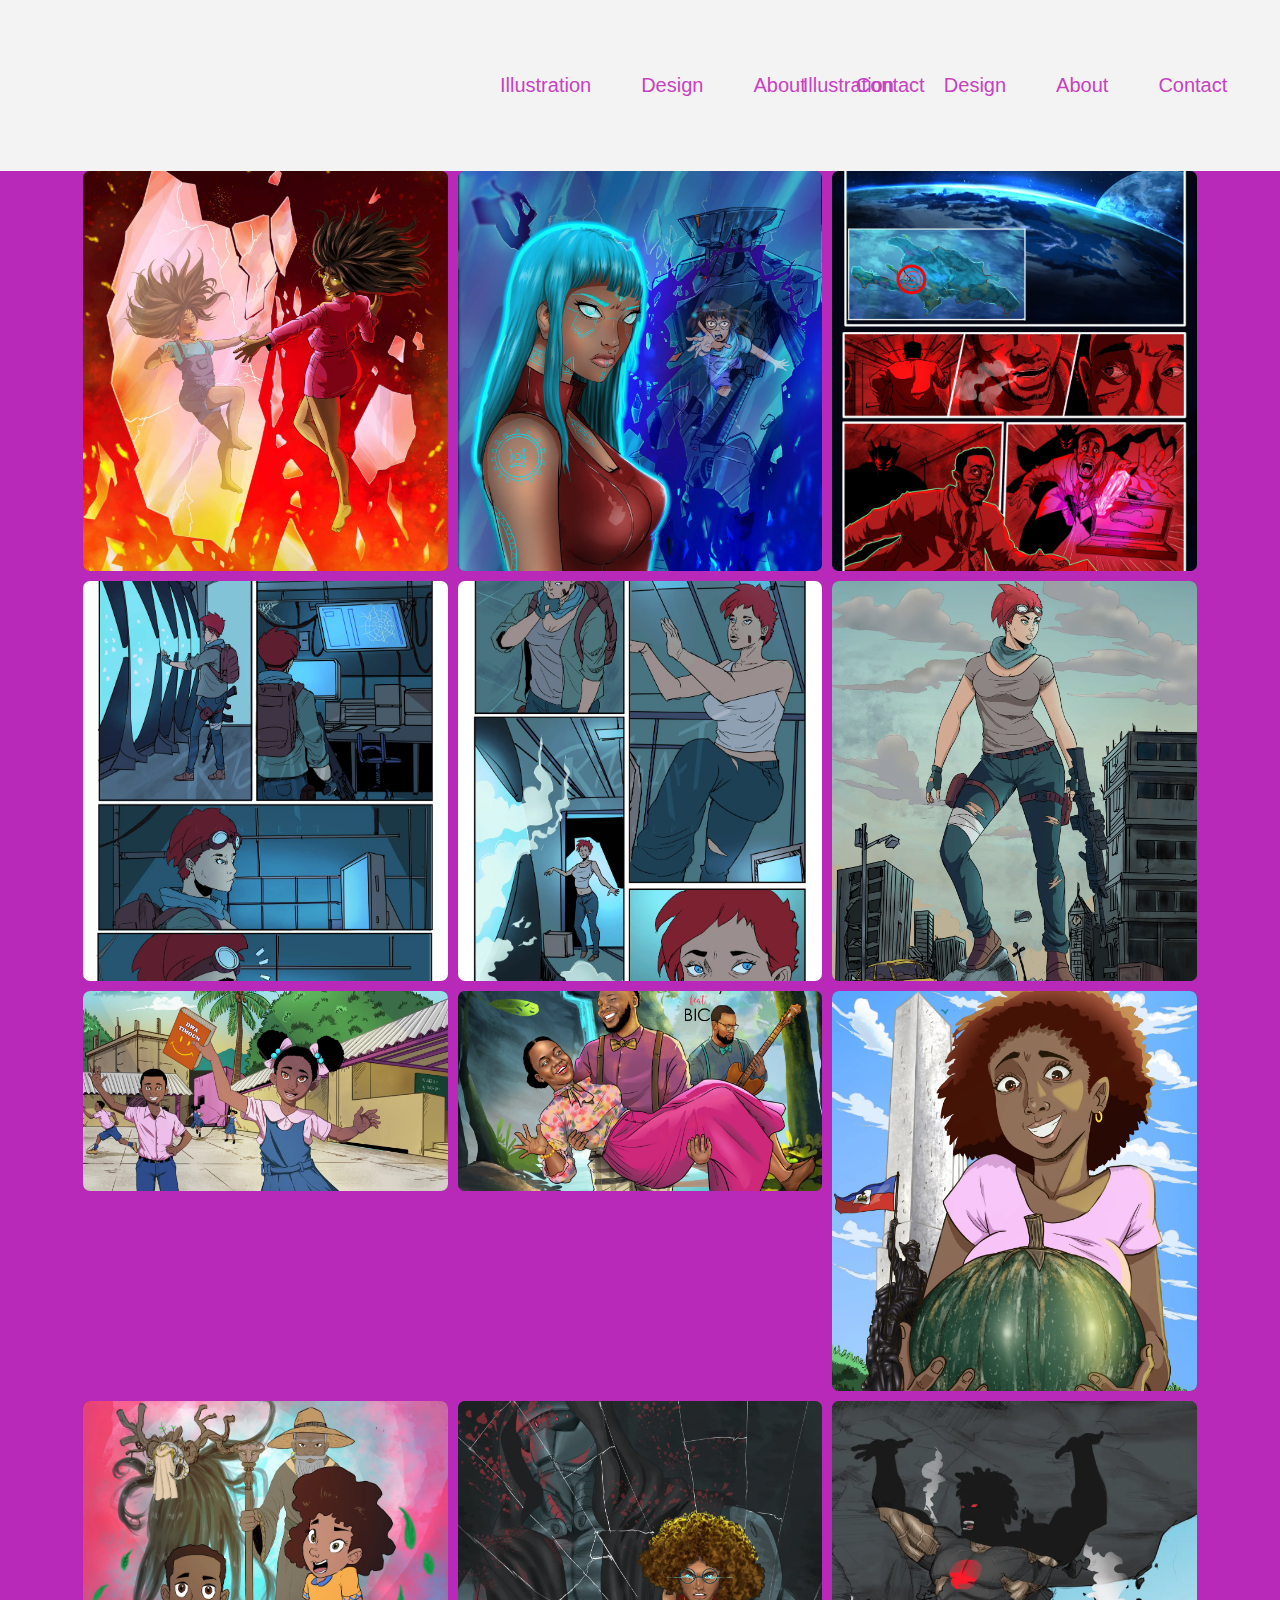
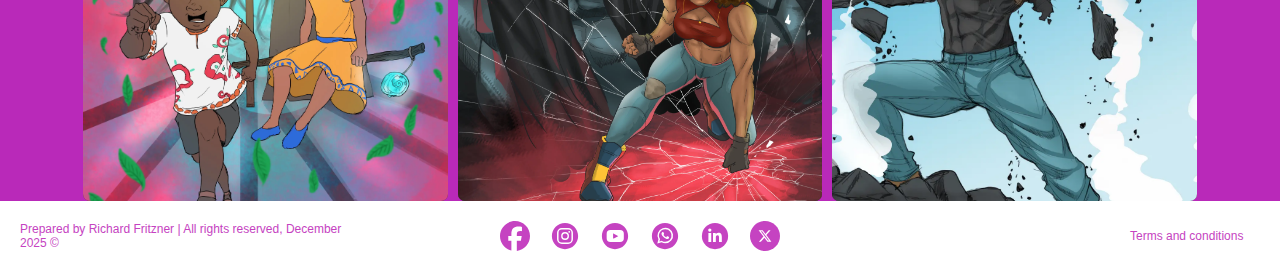
<file: index.html>
<!DOCTYPE html>
<html lang="en">
    <head>
        <meta charset="utf-8">
        <meta name="viewport" content="width=device-width, initial-scale=1.0">
        <meta name="author" content="Richard Fritzner">
        <link rel="icon" href="assets/icon/favicon_io/favicon.ico" type="image/x-icon">
        <title>Port-folio | Ritchart concept</title>
        <link rel="stylesheet" href="css/styles-practice.css">
    </head>

    <body>
        <header>
            <nav class="main-head">
                
                <ul class="sidebar">
                    <li onclick=hideSidebar()><a href="#"><img id="logo" src="assets/icon/close_icon.svg" alt="" width="26" height="26"></a></li>
                    <li><a href="index.html">Illustration</a></li>
                    <li><a href="design.html">Design</a></li>
                    <li><a href="about.html">About</a></li>
                    <li><a href="contact.html">Contact</a></li>
                </ul>
                
                <a href="index.html"><img id="logo" src="image/vector_ritchart_v_01.png" alt="logo ritchart concept" width="1500" height="1500"></a>
                <ul class="nav-links">
                    <li class="hideonmobile"><a href="index.html">Illustration</a></li>
                    <li class="hideonmobile"><a href="design.html">Design</a></li>
                    <li class="hideonmobile"><a href="about.html">About</a></li>
                    <li class="hideonmobile"><a href="contact.html">Contact</a></li>
                    <li onclick=showSidebar()><a href="#"><img src="assets/icon/menu_icon.svg" width="26" height="26"></a></li>
                </ul>
            </nav>

            <script>
                function showSidebar(){
                    const sidebar = document.querySelector('.sidebar')
                    sidebar.style.display = 'flex'
                }
                function hideSidebar(){
                    const sidebar = document.querySelector('.sidebar')
                    sidebar.style.display = 'none'
                }
            </script>

        </header>

        <!-- Those box to add images -->
         <main class="container">
            <div class="box"><a href="image/illustration/Illustration1_Bohio_generation.webp" target="_blank"><img src="image/illustration/Illustration1_Bohio_generation.webp" alt="Illustration of cover manga Bohio-generation"></a></div>
            <div class="box"><a href="image/illustration/new_illustration_cover.webp" target="_blank"><img src="image/illustration/new_illustration_cover.webp" alt=""></a></div>
            <div class="box"><a href="image/illustration/Page_01.webp" target="_blank"><img src="image/illustration/Page_01.webp" alt="page de bd"></a></div>
            <div class="box"><a href="image/illustration/page_2.webp" target="_blank"><img src="image/illustration/page_2.webp" alt=""></a></div>
            <div class="box"><a href="image/illustration/page_5.webp" target="_blank"><img src="image/illustration/page_5.webp" alt=""></a></div>
            <div class="box"><a href="image/illustration/Design-Cover-3.webp" target="_blank"><img src="image/illustration/Design-Cover-3.webp" alt=""></a></div>
            <div class="box"><a href="image/illustration/cover_illustration_copy.webp" target="_blank"><img src="image/illustration/cover_illustration_copy.webp" alt=""></a></div>
            <div class="box"><a href="image/illustration/cover-copy.webp" target="_blank"><img src="image/illustration/cover-copy.webp" alt=""></a></div>
            <div class="box"><a href="image/illustration/Illustration_cover.webp" target="_blank"><img src="image/illustration/Illustration_cover.webp" alt=""></a></div>
            <div class="box"><a href="image/illustration/cover_finale.webp" target="_blank"><img src="image/illustration/cover_finale.webp" alt=""></a></div>
            <div class="box"><a href="image/illustration/sketching_cover1.webp" target="_blank"><img src="image/illustration/sketching_cover1.webp" alt=""></a></div>
            <div class="box"><a href="image/illustration/illustration-2NFT.webp" target="_blank"><img src="image/illustration/illustration-2NFT.webp" alt=""></a></div>
        
         </main>

    </body>

    <footer class="footer">
        <div class="copy-right">
            <p>Prepared by Richard Fritzner | All rights reserved, December 2025 ©</p>
        </div>
        <div class="social-icon">
            <ul>
            <li class="social1"><a href="https://www.facebook.com/ritchartconcept/" target="_blank"><img src="assets/icon/facebook-app-round-icon-01.svg" alt="facebook link"></a></li>
            <li class="social2"><a href="https://www.instagram.com/ritchart_concept/" target="_blank"><img src="assets/icon/Icon_social_media-01-01.svg" alt="instagram link"></a></li>
            <li class="social3"><a href="https://www.youtube.com/@RitchartConcept" target="_blank"><img src="assets/icon/Icon_social_media-02-01.svg" alt="youtube link"></a></li>
            <li class="social4"><a href="https://l.instagram.com/?u=https%3A%2F%2Fwa.me%2Fp%2F10053080341402757%2F50938604335%3Futm_source%3Dig%26utm_medium%3Dsocial%26utm_content%3Dlink_in_bio%26fbclid%3DPAZXh0bgNhZW0CMTEAc3J0YwZhcHBfaWQMMjU2MjgxMDQwNTU4AAGnF4K-5z5C5Ov--YP4naWI-r93kCUs3jfWwd117VGx9PGat9uRyoYCDfpWOJ0_aem_jXvA80i02o4KH3gPbxixDg&e=AT3O3wPA0zs_zD0a6k2ICKzlyYYtsTpgqHjKY9ZrEhM_XFSKLW0FqYLm_hJOO0j-zcWuAeLZIrigyTPmkPTIUvqZhxp2Rsgz1k49cn9uJQ" target="_blank"><img src="assets/icon/Icon_social_media-03-01.svg" alt="whatsapp link"></a></li>
            <li class="social5"><a href="https://l.instagram.com/?u=http%3A%2F%2Fwww.linkedin.com%2Fin%2Ffritzner-richard-b9940a197%2F%3Futm_source%3Dig%26utm_medium%3Dsocial%26utm_content%3Dlink_in_bio%26fbclid%3DPAZXh0bgNhZW0CMTEAc3J0YwZhcHBfaWQMMjU2MjgxMDQwNTU4AAGn9vQfU3Z_c2_MvI5Zb9Zd6SlM5tQXC_ZSFflYeTVYODUrNHJ_jVp-NpdMnns_aem_hq4gXIqM-cRXtb3Adwvodg&e=AT3dlOJ5HM6Ht7zIV9OWeUNo_mpT265DhUrzwcYZ1iUw9MirazlXgH2CwB27yGZv_yBaZDFkANtqLIlWB5nPTyqRur6AvIRAKe5BIC9dfw" target="_blank"><img src="assets/icon/Icon_social_media-04-01.svg" alt="linkedin link"></a></li>
            <li class="social6"><a href="https://x.com/FritznerRichard" target="_blank"><img src="assets/icon/x-social-media-round-icon-01.svg" alt="twitter-x link"></a></li>
            </ul>
        </div>
        <div class="terms">
            <a href="terms-and-conditions.html"><p>Terms and conditions</p></a>
        </div>
    </footer>
</html>
</file>
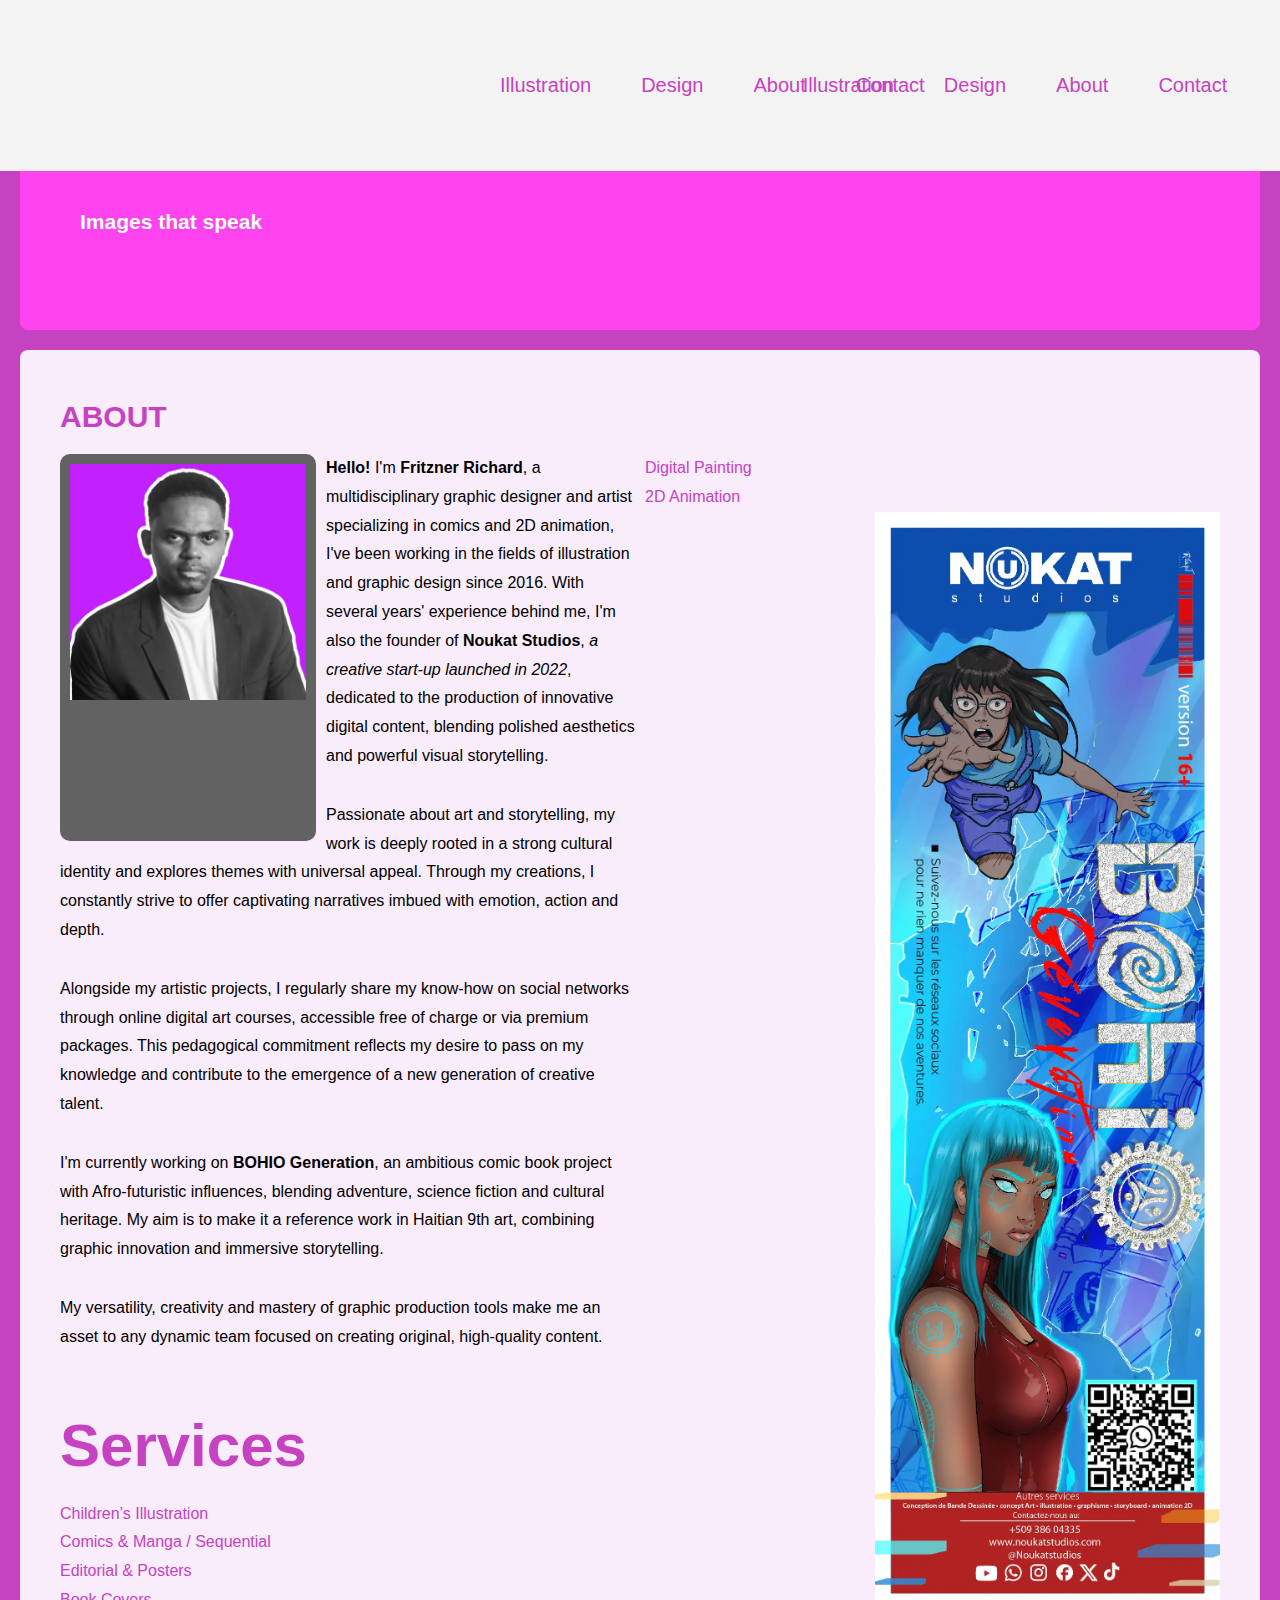
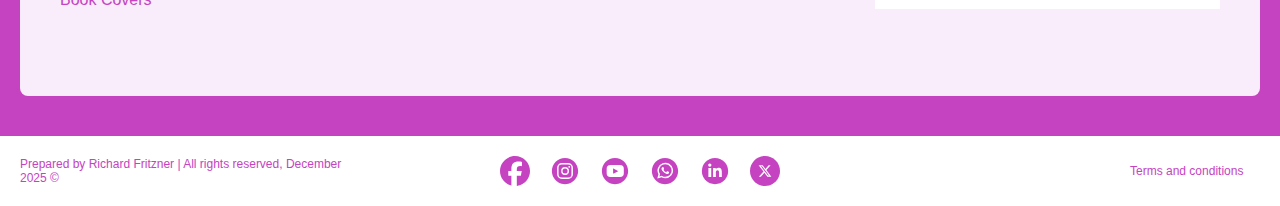
<file: about.html>
<!DOCTYPE html>
<html lang="en">
    <head>
        <meta charset="utf-8">
        <meta name="viewport" content="width=device-width, initial-scale=0.1">
        <meta name="author" content="Richard Fritzner">
        <link rel="icon" href="assets/icon/favicon_io/favicon.ico" type="image/x-icon">
        <title>About</title>
        <link rel="stylesheet" href="css/about.css">
    </head>

    <body>
        <header>
            <nav class="main-head">
                
                <ul class="sidebar">
                    <li onclick=hidesidebar()><a href="#"><img id="logo" src="assets/icon/close_icon.svg" alt="" width="26" height="26"></a></li>
                    <li><a href="index.html">Illustration</a></li>
                    <li><a href="design.html">Design</a></li>
                    <li><a href="about.html">About</a></li>
                    <li><a href="contact.html">Contact</a></li>
                </ul>
                
                <a href="index.html"><img id="logo" src="image/vector_ritchart_v_01.png" alt="logo ritchart concept" width="1500" height="1500"></a>
                <ul class="nav-links">
                    <li class="hideonmobile"><a href="index.html">Illustration</a></li>
                    <li class="hideonmobile"><a href="design.html">Design</a></li>
                    <li class="hideonmobile"><a href="about.html">About</a></li>
                    <li class="hideonmobile"><a href="contact.html">Contact</a></li>
                    <li onclick=showSidebar()><a href="#"><img src="assets/icon/menu_icon.svg" width="26" height="26"></a></li>
                </ul>
            </nav>

            <script>
                function showSidebar(){
                    const sidebar = document.querySelector('.sidebar')
                    sidebar.style.display = 'flex'
                }
                function hidesidebar(){
                    const sidebar = document.querySelector('.sidebar')
                    sidebar.style.display = 'none'
                }
            </script>

        </header>

        <main class="about-page">

            <div class="box">Images that speak</div>
            

          <article class="about-article">
            <header class="about-header">
                <h1>ABOUT</h1>
            </header>
            
            <section class="columns">
            <div class="block left"><img src="image/My_pic_2.jpg" alt="my picture" width="4000" height="4000"></div>
            <section>
                <p><strong>Hello!</strong> I'm <strong>Fritzner Richard</strong>, a multidisciplinary graphic designer and artist specializing in comics and 2D animation, 
                    I've been working in the fields of illustration and graphic design since 2016. With several years' 
                    experience behind me, I'm also the founder of <strong>Noukat Studios</strong>, <em>a creative start-up launched in 2022</em>, 
                    dedicated to the production of innovative digital content, 
                    blending polished aesthetics and powerful visual storytelling.</p>
            </section>

            <section>
                <p>Passionate about art and storytelling, my work is deeply rooted in a strong cultural identity 
                    and explores themes with universal appeal. Through my creations, 
                    I constantly strive to offer captivating narratives imbued with emotion, action and depth.</p>
            </section>

            <section>
                <p>Alongside my artistic projects, I regularly share my know-how on social 
                    networks through online digital art courses, accessible free of charge or via premium packages. 
                    This pedagogical commitment reflects my desire to pass on my knowledge 
                    and contribute to the emergence of a new generation of creative talent.</p>
            </section>

            <section>
                <p>I'm currently working on <strong>BOHIO Generation</strong>, 
                    an ambitious comic book project with Afro-futuristic influences, 
                    blending adventure, science fiction and cultural heritage. 
                    My aim is to make it a reference work in Haitian 9th art, 
                    combining graphic innovation and immersive storytelling.</p>
            </section>

            <section>
                <p>My versatility, creativity and mastery of 
                    graphic production tools make me an 
                    asset to any dynamic team focused on creating original, 
                    high-quality content.</p>
            </section>

            <section class="services">
                <h1>Services</h1>
                <p>Children’s Illustration</p>
                <p>Comics & Manga / Sequential</p>
                <p>Editorial & Posters</p>
                <p>Book Covers</p>
                <p>Digital Painting</p>
                <p>2D Animation</p>

                <section>
                    <div class="image right"><img src="image/design/Ticket_promo-01.webp" alt="ticket promot"></div>
                    <p></p>
                </section>

              </section>
            </section>

              
          </article>
        </main>
    </body>
    
    <footer class="footer">
        <div class="copy-right">
            <p>Prepared by Richard Fritzner | All rights reserved, December 2025 ©</p>
        </div>
        <div class="social-icon">
            <ul>
            <li class="social1"><a href="https://www.facebook.com/ritchartconcept/" target="_blank"><img src="assets/icon/facebook-app-round-icon-01.svg" alt="facebook link"></a></li>
            <li class="social2"><a href="https://www.instagram.com/ritchart_concept/" target="_blank"><img src="assets/icon/Icon_social_media-01-01.svg" alt="instagram link"></a></li>
            <li class="social3"><a href="https://www.youtube.com/@RitchartConcept" target="_blank"><img src="assets/icon/Icon_social_media-02-01.svg" alt="youtube link"></a></li>
            <li class="social4"><a href="https://l.instagram.com/?u=https%3A%2F%2Fwa.me%2Fp%2F10053080341402757%2F50938604335%3Futm_source%3Dig%26utm_medium%3Dsocial%26utm_content%3Dlink_in_bio%26fbclid%3DPAZXh0bgNhZW0CMTEAc3J0YwZhcHBfaWQMMjU2MjgxMDQwNTU4AAGnF4K-5z5C5Ov--YP4naWI-r93kCUs3jfWwd117VGx9PGat9uRyoYCDfpWOJ0_aem_jXvA80i02o4KH3gPbxixDg&e=AT3O3wPA0zs_zD0a6k2ICKzlyYYtsTpgqHjKY9ZrEhM_XFSKLW0FqYLm_hJOO0j-zcWuAeLZIrigyTPmkPTIUvqZhxp2Rsgz1k49cn9uJQ" target="_blank"><img src="assets/icon/Icon_social_media-03-01.svg" alt="whatsapp link"></a></li>
            <li class="social5"><a href="https://l.instagram.com/?u=http%3A%2F%2Fwww.linkedin.com%2Fin%2Ffritzner-richard-b9940a197%2F%3Futm_source%3Dig%26utm_medium%3Dsocial%26utm_content%3Dlink_in_bio%26fbclid%3DPAZXh0bgNhZW0CMTEAc3J0YwZhcHBfaWQMMjU2MjgxMDQwNTU4AAGn9vQfU3Z_c2_MvI5Zb9Zd6SlM5tQXC_ZSFflYeTVYODUrNHJ_jVp-NpdMnns_aem_hq4gXIqM-cRXtb3Adwvodg&e=AT3dlOJ5HM6Ht7zIV9OWeUNo_mpT265DhUrzwcYZ1iUw9MirazlXgH2CwB27yGZv_yBaZDFkANtqLIlWB5nPTyqRur6AvIRAKe5BIC9dfw" target="_blank"><img src="assets/icon/Icon_social_media-04-01.svg" alt="linkedin link"></a></li>
            <li class="social6"><a href="https://x.com/FritznerRichard" target="_blank"><img src="assets/icon/x-social-media-round-icon-01.svg" alt="twitter-x link"></a></li>
            </ul>
        </div>
        <div class="terms">
            <a href="terms-and-conditions.html"><p>Terms and conditions</p></a>
        </div>
    </footer>
</html>
</file>
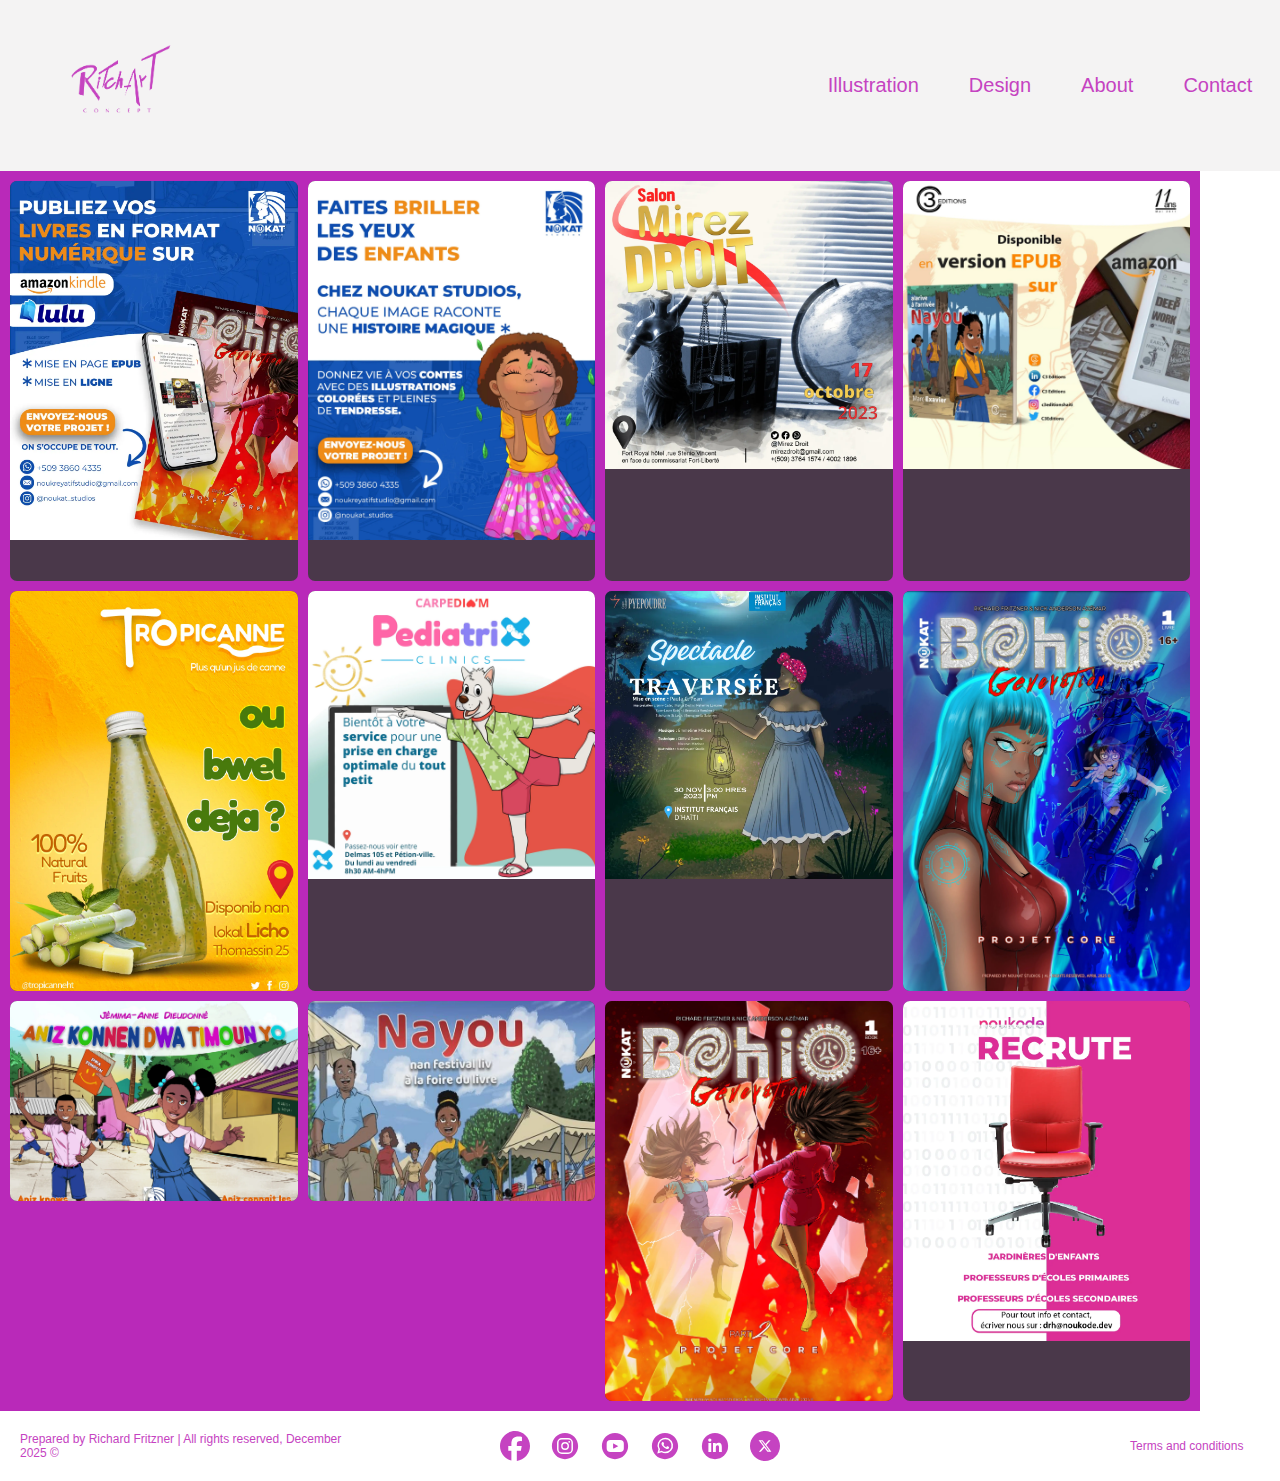
<file: design.html>
<!DOCTYPE html>
<html lang="fr">
    <head>
        <meta charset="utf-8">
        <meta name="viewport" content="width=device-width, initial-scale=1.0">
        <meta name="author" content="Richard Fritzner">
        <link rel="icon" href="assets/icon/favicon_io/favicon.ico" type="image/x-icon">
        <title>Design</title>
        <link rel="stylesheet" href="css/design.css">
    </head>

    <body>
        <header>
            <nav class="main-head">
                <a href="index.html"><img id="logo" src="image/vector_ritchart_v_01.png" alt="logo ritchart concept" width="1500" height="1500"></a>
                <ul class="nav-links">
                    <li><a href="index.html">Illustration</a></li>
                    <li><a href="design.html">Design</a></li>
                    <li><a href="about.html">About</a></li>
                    <li><a href="contact.html">Contact</a></li>
                </ul>
            </nav>
        </header>

        <!-- Those box to add images -->
         <div class="container">
            <div class="box"><a href="image/design/Flyer-promo-EPUB.webp" target="_blank"><img src="image/design/Flyer-promo-EPUB.webp" alt="flyer promotion epub"></a></div>
            <div class="box"><a href="image/design/Flyer-promo-illustration.webp" target="_blank"><img src="image/design/Flyer-promo-illustration.webp" alt="flyer promotion illustration"></a></div>
            <div class="box"><a href="image/design/Flyer_annonce_2.webp" target="_blank"><img src="image/design/Flyer_annonce_2.webp" alt="flyer salon mirez droit"></a></div>
            <div class="box"><a href="image/design/Amazon-c3.webp" target="_blank"><img src="image/design/Amazon-c3.webp" alt="flyer amazon livre jeunesse nayou c3 edition"></a></div>
            <div class="box"><a href="image/design/Flyer-juce-sugarcane-copy.webp" target="_blank"><img src="image/design/Flyer-juce-sugarcane-copy.webp" alt="flyer promotion tropicane"></a></div>
            <div class="box"><a href="image/design/Template-1-copy.webp" target="_blank"><img src="image/design/Template-1-copy.webp" alt="flyer pediatrix"></a></div>
            <div class="box"><a href="image/design/TraverséeRéseauxS.webp" target="_blank"><img src="image/design/TraverséeRéseauxS.webp" alt="flyer promotion spectacle pyepoudre"></a></div>
            <div class="box"><a href="image/design/COVER_2_BOHIO_generation_francais.webp" target="_blank"><img src="image/design/COVER_2_BOHIO_generation_francais.webp" alt="cover book #2 bohio Bohio generation"></a></div>
            <div class="box"><a href="image/design/Cover_Aniz_connaît_les_droits_des_enfants2.webp" target="_blank"><img src="image/design/Cover_Aniz_connaît_les_droits_des_enfants2.webp" alt="cover book aniz 2"></a></div>
            <div class="box"><a href="image/design/Nayou.webp" target="_blank"><img src="image/design/Nayou.webp" alt="cover book nayou"></a></div>
            <div class="box"><a href="image/design/COVER_1_BOHIO_gen_part-2_16+.webp" target="_blank"><img src="image/design/COVER_1_BOHIO_gen_part-2_16+.webp" alt="cover book #1 bohio generation"></a></div>
            <div class="box"><a href="image/design/Flyer-we-are-hearing-01.webp" target="_blank"><img src="image/design/Flyer-we-are-hearing-01.webp" alt="flyer de recrutement noukode"></a></div>
        
         </div>
    </body>

    <footer class="footer">
        <div class="copy-right">
            <p>Prepared by Richard Fritzner | All rights reserved, December 2025 ©</p>
        </div>
        <div class="social-icon">
            <ul>
            <li class="social1"><a href="https://www.facebook.com/ritchartconcept/" target="_blank"><img src="assets/icon/facebook-app-round-icon-01.svg" alt="facebook link"></a></li>
            <li class="social2"><a href="https://www.instagram.com/ritchart_concept/" target="_blank"><img src="assets/icon/Icon_social_media-01-01.svg" alt="instagram link"></a></li>
            <li class="social3"><a href="https://www.youtube.com/@RitchartConcept" target="_blank"><img src="assets/icon/Icon_social_media-02-01.svg" alt="youtube link"></a></li>
            <li class="social4"><a href="https://l.instagram.com/?u=https%3A%2F%2Fwa.me%2Fp%2F10053080341402757%2F50938604335%3Futm_source%3Dig%26utm_medium%3Dsocial%26utm_content%3Dlink_in_bio%26fbclid%3DPAZXh0bgNhZW0CMTEAc3J0YwZhcHBfaWQMMjU2MjgxMDQwNTU4AAGnF4K-5z5C5Ov--YP4naWI-r93kCUs3jfWwd117VGx9PGat9uRyoYCDfpWOJ0_aem_jXvA80i02o4KH3gPbxixDg&e=AT3O3wPA0zs_zD0a6k2ICKzlyYYtsTpgqHjKY9ZrEhM_XFSKLW0FqYLm_hJOO0j-zcWuAeLZIrigyTPmkPTIUvqZhxp2Rsgz1k49cn9uJQ" target="_blank"><img src="assets/icon/Icon_social_media-03-01.svg" alt="whatsapp link"></a></li>
            <li class="social5"><a href="https://l.instagram.com/?u=http%3A%2F%2Fwww.linkedin.com%2Fin%2Ffritzner-richard-b9940a197%2F%3Futm_source%3Dig%26utm_medium%3Dsocial%26utm_content%3Dlink_in_bio%26fbclid%3DPAZXh0bgNhZW0CMTEAc3J0YwZhcHBfaWQMMjU2MjgxMDQwNTU4AAGn9vQfU3Z_c2_MvI5Zb9Zd6SlM5tQXC_ZSFflYeTVYODUrNHJ_jVp-NpdMnns_aem_hq4gXIqM-cRXtb3Adwvodg&e=AT3dlOJ5HM6Ht7zIV9OWeUNo_mpT265DhUrzwcYZ1iUw9MirazlXgH2CwB27yGZv_yBaZDFkANtqLIlWB5nPTyqRur6AvIRAKe5BIC9dfw" target="_blank"><img src="assets/icon/Icon_social_media-04-01.svg" alt="linkedin link"></a></li>
            <li class="social6"><a href="https://x.com/FritznerRichard" target="_blank"><img src="assets/icon/x-social-media-round-icon-01.svg" alt="twitter-x link"></a></li>
            </ul>
        </div>
        <div class="terms">
            <a href="terms-and-conditions.html"><p>Terms and conditions</p></a>
        </div>
    </footer>
</html>
</file>
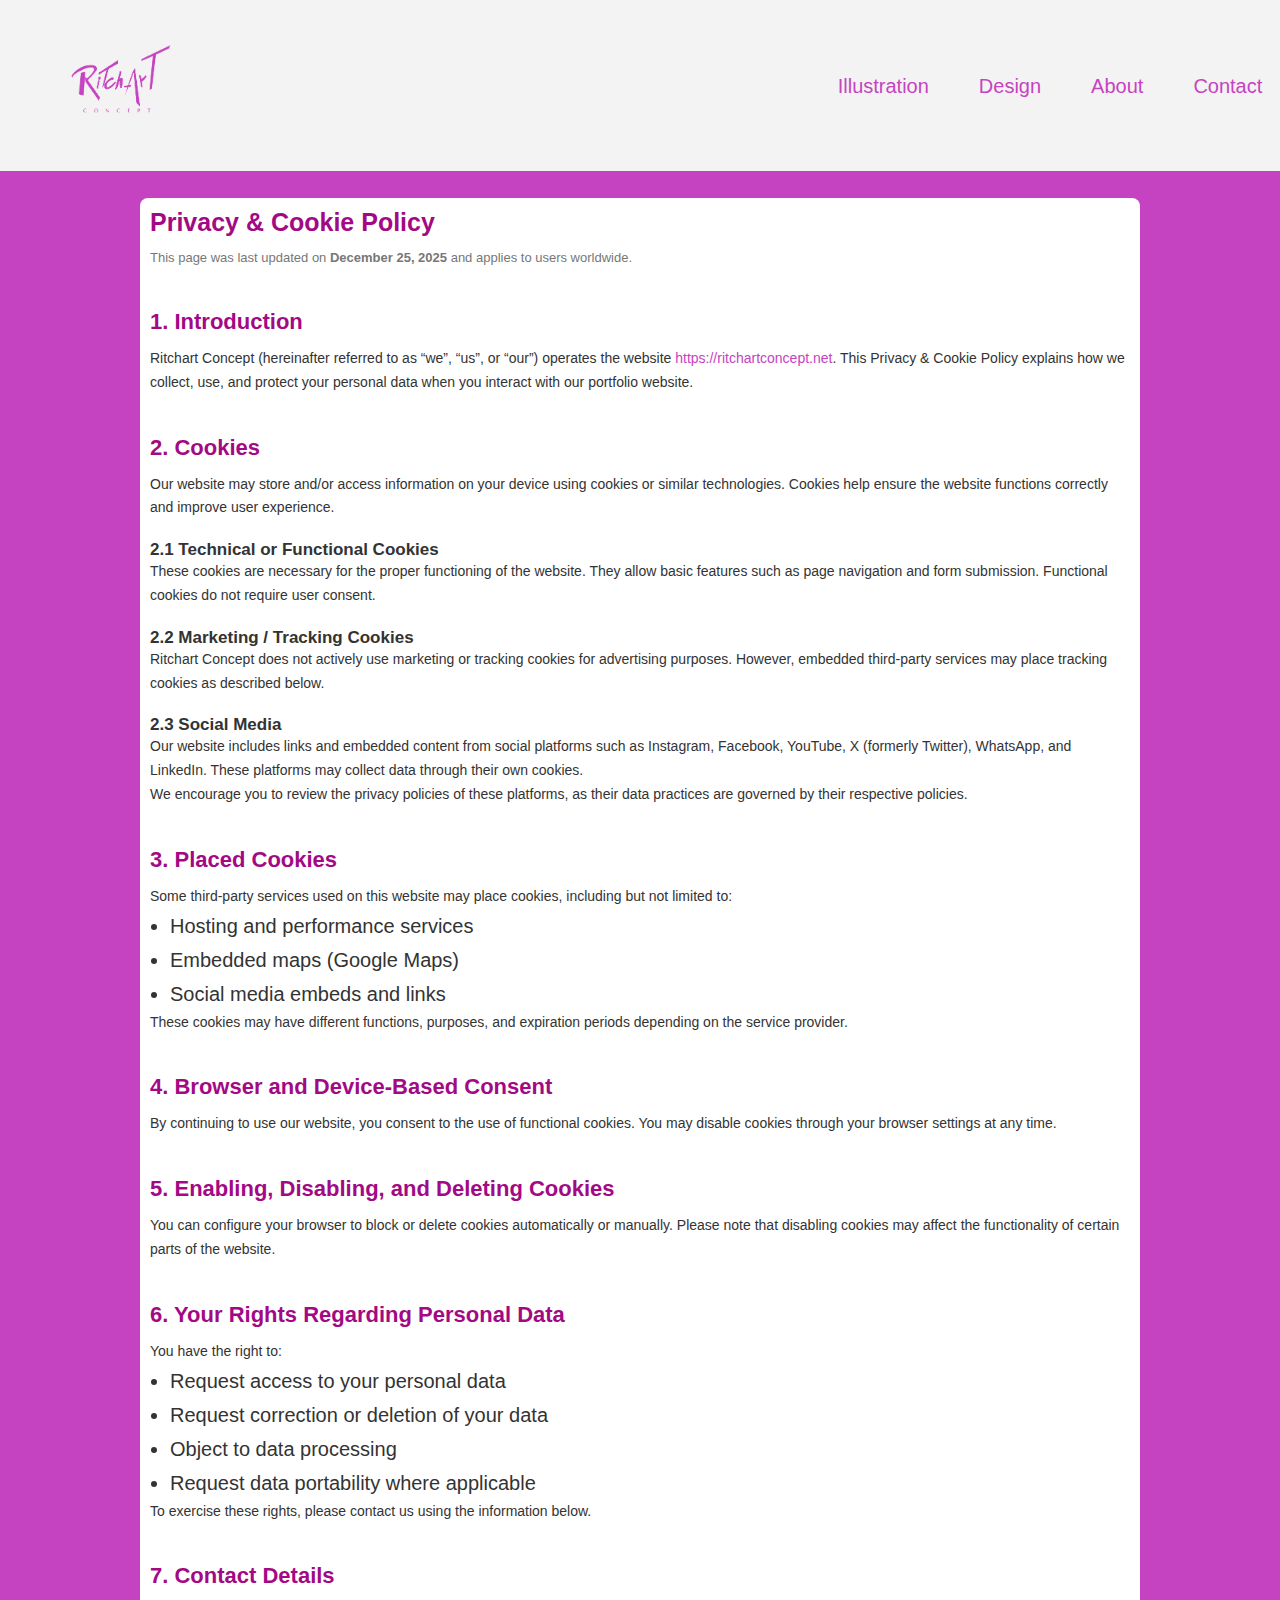
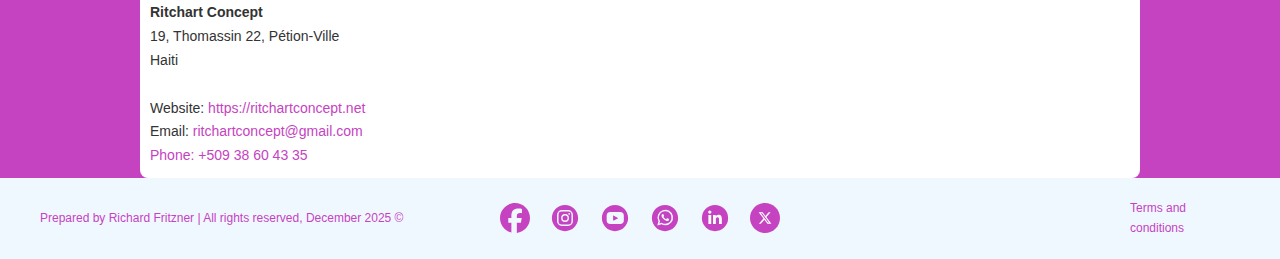
<file: privacy-policy.html>
<!DOCTYPE html>
<html lang="en">
<head>
  <meta charset="UTF-8">
  <title>Privacy Policy | Ritchart Concept</title>
  <meta name="viewport" content="width=device-width, initial-scale=1.0">
  <meta name="author" content="Richard Fritzner">
  <link rel="icon" href="assets/icon/favicon_io/favicon.ico" type="image/x-icon">
  <link rel="stylesheet" href="css/privacy-policy.css">
</head>

<body>
    <header>
        <nav class="main-head">
            <a href="index.html"><img id="logo" src="image/vector_ritchart_v_01.png" alt="logo ritchart concept" width="1500" height="1500"></a>
            <ul class="nav-links">
                <li><a href="index.html">Illustration</a></li>
                <li><a href="design.html">Design</a></li>
                <li><a href="about.html">About</a></li>
                <li><a href="contact.html">Contact</a></li>
            </ul>
        </nav>
    </header> 

  <main class="policy-container">

    <h1>Privacy & Cookie Policy</h1>

    <p class="policy-meta">
      This page was last updated on <strong>December 25, 2025</strong> and applies to users worldwide.
    </p>

    <!-- 1. Introduction -->
    <section>
      <h2>1. Introduction</h2>
      <p>
        Ritchart Concept (hereinafter referred to as “we”, “us”, or “our”) operates the website
        <a href="https://ritchartconcept.dev" target="_blank">https://ritchartconcept.net</a>.
        This Privacy & Cookie Policy explains how we collect, use, and protect your personal data
        when you interact with our portfolio website.
      </p>
    </section>

    <!-- 2. Cookies -->
    <section>
      <h2>2. Cookies</h2>
      <p>
        Our website may store and/or access information on your device using cookies or similar
        technologies. Cookies help ensure the website functions correctly and improve user experience.
      </p>

      <h3>2.1 Technical or Functional Cookies</h3>
      <p>
        These cookies are necessary for the proper functioning of the website.
        They allow basic features such as page navigation and form submission.
        Functional cookies do not require user consent.
      </p>

      <h3>2.2 Marketing / Tracking Cookies</h3>
      <p>
        Ritchart Concept does not actively use marketing or tracking cookies for advertising purposes.
        However, embedded third-party services may place tracking cookies as described below.
      </p>

      <h3>2.3 Social Media</h3>
      <p>
        Our website includes links and embedded content from social platforms such as
        Instagram, Facebook, YouTube, X (formerly Twitter), WhatsApp, and LinkedIn.
        These platforms may collect data through their own cookies.
      </p>
      <p>
        We encourage you to review the privacy policies of these platforms, as their data practices
        are governed by their respective policies.
      </p>
    </section>

    <!-- 3. Placed Cookies -->
    <section>
      <h2>3. Placed Cookies</h2>
      <p>
        Some third-party services used on this website may place cookies, including but not limited to:
      </p>

      <ul>
        <li>Hosting and performance services</li>
        <li>Embedded maps (Google Maps)</li>
        <li>Social media embeds and links</li>
      </ul>

      <p>
        These cookies may have different functions, purposes, and expiration periods depending on
        the service provider.
      </p>
    </section>

    <!-- 4. Consent -->
    <section>
      <h2>4. Browser and Device-Based Consent</h2>
      <p>
        By continuing to use our website, you consent to the use of functional cookies.
        You may disable cookies through your browser settings at any time.
      </p>
    </section>

    <!-- 5. Managing Cookies -->
    <section>
      <h2>5. Enabling, Disabling, and Deleting Cookies</h2>
      <p>
        You can configure your browser to block or delete cookies automatically or manually.
        Please note that disabling cookies may affect the functionality of certain parts of the website.
      </p>
    </section>

    <!-- 6. User Rights -->
    <section>
      <h2>6. Your Rights Regarding Personal Data</h2>
      <p>You have the right to:</p>

      <ul>
        <li>Request access to your personal data</li>
        <li>Request correction or deletion of your data</li>
        <li>Object to data processing</li>
        <li>Request data portability where applicable</li>
      </ul>

      <p>
        To exercise these rights, please contact us using the information below.
      </p>
    </section>

    <!-- 7. Contact -->
    <section>
      <h2>7. Contact Details</h2>
      <address>
        <strong>Ritchart Concept</strong><br>
        19, Thomassin 22, Pétion-Ville<br>
        Haiti<br><br>

        Website:
        <a href="https://ritchartconcept.dev" target="_blank">
          https://ritchartconcept.net
        </a><br>

        Email:
        <a href="mailto:ritchartconcept@gmail.com">
          ritchartconcept@gmail.com
        </a><br>

        <a href="tel:+50938604335">Phone: +509 38 60 43 35</a>
      </address>
    </section>

  </main>

</body>

<!-- Footer -->
<footer class="footer">
  <div class="copy-right">
      <p>Prepared by Richard Fritzner | All rights reserved, December 2025 ©</p>
  </div>
  <div class="social-icon">
      <ul>
      <li class="social1"><a href="https://www.facebook.com/ritchartconcept/" target="_blank"><img src="assets/icon/facebook-app-round-icon-01.svg" alt="facebook link"></a></li>
      <li class="social2"><a href="https://www.instagram.com/ritchart_concept/" target="_blank"><img src="assets/icon/Icon_social_media-01-01.svg" alt="instagram link"></a></li>
      <li class="social3"><a href="https://www.youtube.com/@RitchartConcept" target="_blank"><img src="assets/icon/Icon_social_media-02-01.svg" alt="youtube link"></a></li>
      <li class="social4"><a href="https://l.instagram.com/?u=https%3A%2F%2Fwa.me%2Fp%2F10053080341402757%2F50938604335%3Futm_source%3Dig%26utm_medium%3Dsocial%26utm_content%3Dlink_in_bio%26fbclid%3DPAZXh0bgNhZW0CMTEAc3J0YwZhcHBfaWQMMjU2MjgxMDQwNTU4AAGnF4K-5z5C5Ov--YP4naWI-r93kCUs3jfWwd117VGx9PGat9uRyoYCDfpWOJ0_aem_jXvA80i02o4KH3gPbxixDg&e=AT3O3wPA0zs_zD0a6k2ICKzlyYYtsTpgqHjKY9ZrEhM_XFSKLW0FqYLm_hJOO0j-zcWuAeLZIrigyTPmkPTIUvqZhxp2Rsgz1k49cn9uJQ" target="_blank"><img src="assets/icon/Icon_social_media-03-01.svg" alt="whatsapp link"></a></li>
      <li class="social5"><a href="https://l.instagram.com/?u=http%3A%2F%2Fwww.linkedin.com%2Fin%2Ffritzner-richard-b9940a197%2F%3Futm_source%3Dig%26utm_medium%3Dsocial%26utm_content%3Dlink_in_bio%26fbclid%3DPAZXh0bgNhZW0CMTEAc3J0YwZhcHBfaWQMMjU2MjgxMDQwNTU4AAGn9vQfU3Z_c2_MvI5Zb9Zd6SlM5tQXC_ZSFflYeTVYODUrNHJ_jVp-NpdMnns_aem_hq4gXIqM-cRXtb3Adwvodg&e=AT3dlOJ5HM6Ht7zIV9OWeUNo_mpT265DhUrzwcYZ1iUw9MirazlXgH2CwB27yGZv_yBaZDFkANtqLIlWB5nPTyqRur6AvIRAKe5BIC9dfw" target="_blank"><img src="assets/icon/Icon_social_media-04-01.svg" alt="linkedin link"></a></li>
      <li class="social6"><a href="https://x.com/FritznerRichard" target="_blank"><img src="assets/icon/x-social-media-round-icon-01.svg" alt="twitter-x link"></a></li>
      </ul>
  </div>
  <div class="terms">
      <a href="terms-and-conditions.html"><p>Terms and conditions</p></a>
  </div>
</footer>
</html>
</file>
<file: css/styles-practice.css>
* {
    margin: 0;
    padding: 0;
    box-sizing: border-box;
}

html {
    font-size: 62.5%;
    font-family: Arial, Helvetica, sans-serif;
}


ul li {
    font-size: 2rem;
    margin: 0;
    padding: 0;
    gap: 0;
}

img {
    width: 10%;
    height: auto;
}

a {
    color: #c543c1;
    text-decoration: none;
}

/* style the header position fixed */

.main-head {
    background-color: rgb(244, 243, 243);
    position: fixed; /* inportant to use top and left 
    value to 0 and give a min height of 10vh when I set a position*/
    top: 0;
    left: 0;
    width: 100%;
    height: 19vh;
    z-index: 1;
    display: flex;
    align-items: center;
    z-index: 10;
}

nav {
    width: 90%;
    display: flex;
    align-items: center;
    margin: auto;
    position: relative;

}

nav ul {
    display: flex;
    flex: 0 0 0.5px;
    justify-content: center;
    align-items: center;
    list-style: none;
    gap: 50px;
    margin-left: 400px;
}

a:hover {
    color: #000000;
    cursor: pointer;
}

#logo {
    width: 15%;
    padding-left: 50px;
}

/* Menu perfectly centred */
.nav-links {
    position: absolute;
    left: 50%;
    transform: translate(-50%);
    display: flex;
    gap: 50px;
    list-style: none;
}

/* The grid box for port-folio */
.container {
    margin-top: 19vh;
    background-color: rgb(185, 41, 185);
    color: aliceblue;
    display: grid;
    grid-template-columns: repeat(auto-fit, minmax(280px, 1fr)); /* responsive */
    font-size: 2rem;
    gap: 10px;
    padding: 0 83px;
}

.box {
    width: 100%;
    height: 400px;
    aspect-ratio: 4 / 3;
    background-color: rgba(58, 58, 58, 0.876);
    overflow: hidden; /* super important pour éviter les débordements */
    border-radius: 7px;
}

.box:hover {
    box-shadow: 0 10px 25px rgba(0,0,0,0.25);
}

.box img {
    width: 100%;
    height: 100%;
    object-fit: cover;
    object-position: center;
    display: block;
    transition: all 0.3s ease;
}

.box:hover img {
    transform: scale(1.1);
    cursor: pointer;
}

.box:hover .overlay {
    opacity: 1;
}


.box:nth-child(9), .box:nth-child(10) {
    height: 200px;
}

.box:nth-child(9), .box:nth-child(10) {
    grid-row: 3; /* les 2 box reste dans la meme ligne, plus presisement
    la troisieme ligne*/
}

/* style the footer with social media, thermes and condition */
.footer {
    display: grid;
    grid-template-columns: 1fr auto 1fr;
    align-items: center;
    color: #c543c1;
    width: 100%;
    margin: auto;
    padding: 2rem;
}

.footer p {
    font-size: 1.2rem;
    margin: 0;
}

/* perfect centered */
.social-icon {
    justify-self: center;
}

.social-icon ul {
    display: flex;
    list-style: none;
    margin: 0;
    padding: 0;
    gap: 20px;
}

.social-icon li {
    margin: 0;
    padding: 0;
}

.social-icon img {
    width: 30px;
    height: 30px;
    display: block;
    transition: 0.3s ease;
}

.copy-right {
    justify-self: end;
    font-size: 1.2rem;
    padding-right: 150px;
}

/* gauche */
.terms {
    justify-self: start;
    font-size: 1.2rem;
    padding-left: 350px;
}
.terms a:hover {
    color: #000000;
    cursor: pointer; 
}

.social-icon img:hover {
    filter: brightness(100) invert(1);
}

@media (max-width: 768px) {

  nav {
    flex-direction: column;
    gap: 1.5rem;
  }

  .nav-links {
    flex-direction: column;
    gap: 1rem;
  }

  .nav-links li a {
    font-size: 1.4rem;
  }

  .container {
    grid-template-columns: 1fr;
  }

  .footer {
    flex-direction: column;
    text-align: center;
  }
}
</file>
<file: css/about.css>
* {
    margin: 0;
    padding: 0;
    box-sizing: border-box;
}

html {
    font-size: 62.5%;
    font-family: Arial, Helvetica, sans-serif;
    
}


ul li {
    font-size: 2rem;
    margin: 0;
    padding: 0;
    gap: 0;
}

img {
    width: 100%;
    height: auto;
}

a {
    color: #c543c1;
    text-decoration: none;
}

/* style the header position fixed */

.main-head {
    background-color: rgb(244, 243, 243);
    position: fixed; /* inportant to use top and left 
    value to 0 and give a min height of 10vh when I set a position*/
    top: 0;
    left: 0;
    width: 100%;
    height: 19vh;
    z-index: 1;
    display: flex;
    align-items: center;
    z-index: 10;
}

nav {
    width: 100%;
    display: flex;
    align-items: center;
    width: 90%;
    margin: auto;
    position: relative;

}

nav ul {
    display: flex;
    flex: 0 0 0.5px;
    justify-content: center;
    align-items: center;
    list-style: none;
    gap: 50px;
    margin-left: 400px;
}

a:hover {
    color: #000000;
}

#logo {
    width: 16%;
    padding-left: 50px;
}

/* Menu perfectly centred */
.nav-links {
    position: absolute;
    left: 50%;
    transform: translate(-50%);
    display: flex;
    gap: 50px;
    list-style: none;
}

/* Style about */
.box {
    background-color: rgb(255, 67, 239);
    width: 100%;
    height: 20vh;
    border-radius: 8px;
    color: #fff;
    padding: 6rem;
    font-size: 2.1rem;
    font-weight: bold;
    margin-bottom: 20px;
}


.about-page {
    padding: 15rem 2rem 4rem;
    background-color: #c543c1;
}

.about-article {
    max-width: 100%;
    margin: auto;
    background: #f9ecfb;
    padding: 4rem;
    border-radius: 8px;
    line-height: 1.8;
}

.about-header h1 {
    font-size: 3rem;
    margin-bottom: 1rem;
    color: #c543c1;
}

.block {
    width: 20vw;
    height: 43vh;
    border-radius: 10px;
    background-color: #636263;
    padding: 1rem;
}

img {
    width: 100%;
    height: auto;
}

.left {
    float: left;
    margin-right: 1rem;
}

.about-header p {
    font-size: 1.4rem;
    color: #777;
    margin-bottom: 3rem;
}

section {
    margin-bottom: 3rem;
}

section h2 {
    font-size: 2rem;
    margin-bottom: 1rem;
    color: #c543c1;
}

section p,
section li {
    font-size: 1.6rem;
}

.services {
    font-size: 3rem;
    color: #c543c1;
    font-style: normal;
    padding-top: 10px;
}

.columns {
    column-count: 2;
    column-width: 250px;
}

.image {
    width: 60%;
    height: auto;
}

.right {
    float: right;
    margin-left: 1rem;
}


/* style the footer with social media, thermes and condition */
.footer {
    display: grid;
    grid-template-columns: 1fr auto 1fr;
    align-items: center;
    color: #c543c1;
    width: 100%;
    margin: auto;
    padding: 2rem;
}

.footer p {
    font-size: 1.2rem;
    margin: 0;
}

/* perfect centered */
.social-icon {
    justify-self: center;
}

.social-icon ul {
    display: flex;
    list-style: none;
    margin: 0;
    padding: 0;
    gap: 20px;
}

.social-icon li {
    margin: 0;
    padding: 0;
}

.social-icon img {
    width: 30px;
    height: 30px;
    display: block;
    transition: 0.3s ease;
}

.copy-right {
    justify-self: end;
    font-size: 1.2rem;
    padding-right: 150px;
}

/* gauche */
.terms {
    justify-self: start;
    font-size: 1.2rem;
    padding-left: 350px;
}
.terms a:hover {
    color: #000000;
    cursor: pointer; 
}

.social-icon img:hover {
    filter: brightness(100) invert(1);
}

@media (max-width: 768px) {

  nav {
    flex-direction: column;
    gap: 1.5rem;
  }

  .nav-links {
    flex-direction: column;
    gap: 1rem;
  }

  .nav-links li a {
    font-size: 1.4rem;
  }

  .container {
    grid-template-columns: 1fr;
  }

  .footer {
    flex-direction: column;
    text-align: center;
  }
}
</file>
<file: css/design.css>
* {
    margin: 0;
    padding: 0;
    box-sizing: border-box;
}

html {
    font-size: 62.5%;
    font-family: Arial, Helvetica, sans-serif;
}


ul li {
    font-size: 2rem;
    margin: 0;
    padding: 0;
    gap: 0;
}

img {
    width: 10%;
    height: auto;
}

a {
    color: #c543c1;
    text-decoration: none;
}

/* style the header position fixed */

.main-head {
    background-color: rgb(244, 243, 243);
    position: fixed; /* inportant to use top and left 
    value to 0 and give a min height of 10vh when I set a position*/
    top: 0;
    left: 0;
    width: 100%;
    height: 19vh;
    z-index: 1;
    display: flex;
    align-items: center;
    z-index: 10;
}

nav {
    width: 90%;
    display: flex;
    align-items: center;
    width: 90%;
    margin: auto;
    position: relative;

}

nav ul {
    display: flex;
    flex: 0 0 0.5px;
    justify-content: center;
    align-items: center;
    list-style: none;
    gap: 50px;
    margin-left: 400px;
}

a:hover {
    color: #000000;
}

#logo {
    width: 15%;
    padding-left: 50px;
}

/* Menu perfectly centred */
.nav-links {
    position: absolute;
    left: 50%;
    transform: translate(-50%);
    display: flex;
    gap: 50px;
    list-style: none;
}

/* The grid box for port-folio */
.container {
    width: 100%;
    max-width: 1200px;
    margin-top: 19vh;
    background-color: rgb(185, 41, 185);
    color: aliceblue;
    display: grid;
    grid-template-columns: repeat(auto-fit, minmax(280px, 1fr)); /* responsive */
    font-size: 2rem;
    gap: 1rem;
    padding: 1rem;
}

.box {
    width: 100%;
    height: 400px;
    aspect-ratio: 4 / 3;
    background-color: rgba(58, 58, 58, 0.876);
    overflow: hidden; /* super important pour éviter les débordements */
    border-radius: 7px;
}

.box:hover {
    box-shadow: 0 10px 25px rgba(0,0,0,0.25);
}

.box img {
    width: 100%;
    height: auto;
    object-fit: cover;
    object-position: center;
    display: block;
    transition: all 0.3s ease;
}

.box:hover img {
    transform: scale(1.1);
    cursor: pointer;
}

.box:hover .overlay {
    opacity: 1;
}


.box:nth-child(9), .box:nth-child(10) {
    height: 200px;
}

.box:nth-child(9), .box:nth-child(10) {
    grid-row: 3; /* les 2 box reste dans la meme ligne, plus presisement
    la troisieme ligne*/
}

/* style the footer with social media, thermes and condition */
.footer {
    display: grid;
    grid-template-columns: 1fr auto 1fr;
    align-items: center;
    color: #c543c1;
    width: 100%;
    margin: auto;
    padding: 2rem;
}

.footer p {
    font-size: 1.2rem;
    margin: 0;
}

/* perfect centered */
.social-icon {
    justify-self: center;
}

.social-icon ul {
    display: flex;
    list-style: none;
    margin: 0;
    padding: 0;
    gap: 20px;
}

.social-icon li {
    margin: 0;
    padding: 0;
}

.social-icon img {
    width: 30px;
    height: 30px;
    display: block;
    transition: 0.3s ease;
}

.copy-right {
    justify-self: end;
    font-size: 1.2rem;
    padding-right: 150px;
}

/* gauche */
.terms {
    justify-self: start;
    font-size: 1.2rem;
    padding-left: 350px;
}
.terms a:hover {
    color: #000000;
    cursor: pointer;   
}

.social-icon img:hover {
    filter: brightness(100) invert(1);
}

/* =========================
   RESPONSIVE - MOBILE
   ========================= */
@media (max-width: 768px) {

  header {
    position: relative;
  }

  .main-head {
    position: relative;
    height: auto;
    padding: 1rem;
  }

  .nav-links {
    display: flex;
    flex-direction: column;
    gap: 1rem;
    align-items: center;
  }

  .nav-links li a {
    font-size: 1.1rem;
  }

  #logo {
    width: 120px;
    margin-bottom: 1rem;
  }
}
</file>
<file: css/privacy-policy.css>
* {
    margin: 0;
    padding: 0;
    box-sizing: border-box;
  }

html {
    font-size: 62.5%;
    font-family: Arial, Helvetica, sans-serif;
    
}


ul li {
    font-size: 2rem;
    margin: 0;
    padding: 0;
    gap: 0;
}

img {
    width: 10%;
    height: auto;
}

a {
    color: #c543c1;
    text-decoration: none;
}

/* style the header position fixed */

.main-head {
    background-color: rgb(244, 243, 243);
    position: fixed; /* inportant to use top and left 
    value to 0 and give a min height of 10vh when I set a position*/
    top: 0;
    left: 0;
    width: 100%;
    height: 19vh;
    z-index: 1;
    display: flex;
    align-items: center;
    z-index: 10;
}

nav {
    width: 90%;
    display: flex;
    align-items: center;
    width: 90%;
    margin: auto;
    position: relative;

}

nav ul {
    display: flex;
    flex: 0 0 0.5px;
    justify-content: center;
    align-items: center;
    list-style: none;
    gap: 50px;
    margin-left: 400px;
}

a:hover {
    color: #000000;
}

#logo {
    width: 15%;
    padding-left: 50px;
}

/* Menu perfectly centred */
.nav-links {
    position: absolute;
    left: 50%;
    transform: translate(-50%);
    display: flex;
    gap: 50px;
    list-style: none;
}

/* the page privacy policy */
body {
    margin: 0;
    background-color: #c543c1;
    font-family: Arial, Helvetica, sans-serif;
}
  
.policy-container {
    max-width: 1000px;
    margin: 0 auto;
    margin-top: 22vh; 
    background: #ffffff;
    padding: 5rem;
    border-radius: 8px;
    color: #333;
}

.policy-container, 
.about-page {
    padding: 1rem;
}

.policy-container h1 {
    font-size: clamp(1.5rem, 5vw, 2.5rem);
}


h1 {
    font-size: 3.2rem;
    color: #a30984;
    margin-bottom: 1rem;
}
  
.policy-meta {
    font-size: 1.3rem;
    color: #777;
    margin-bottom: 4rem;
}
  
h2 {
    font-size: 2.2rem;
    color: #a30984;
    margin-top: 4rem;
    margin-bottom: 1.2rem;
}
  
h3 {
    font-size: 1.7rem;
    margin-top: 2rem;
}
  
p,
li,
address {
    font-size: 1.4rem;
    line-height: 1.7;
}
  
ul {
    padding-left: 2rem;
}
  
a {
    color: #c543c1;
    text-decoration: none;
}
  
a:hover {
    text-decoration: underline;
}
  
address {
    font-style: normal;
}


  /* style the footer with social media, thermes and condition */
.footer {
    display: grid;
    grid-template-columns: 1fr auto 1fr;
    align-items: center;
    padding: 2rem 4rem;
    background-color: aliceblue;
}

.footer p {
    font-size: 1.2rem;
    margin: 0;
}

/* perfect centered */
.social-icon {
    justify-self: center;
}

.social-icon ul {
    display: flex;
    list-style: none;
    margin: 0;
    padding: 0;
    gap: 20px;
}

.social-icon li {
    margin: 0;
    padding: 0;
}

.social-icon img {
    width: 30px;
    height: 30px;
    display: block;
    transition: 0.3s ease;
}

.copy-right {
    color: #c543c1;
    justify-content: space-around;
}

/* gauche */
.terms {
    justify-self: start;
    padding-left: 350px;
}

.terms a:hover {
    color: #000000;
    cursor: pointer; 
}

.social-icon img:hover {
    filter: brightness(100) invert(1);
}
</file>
